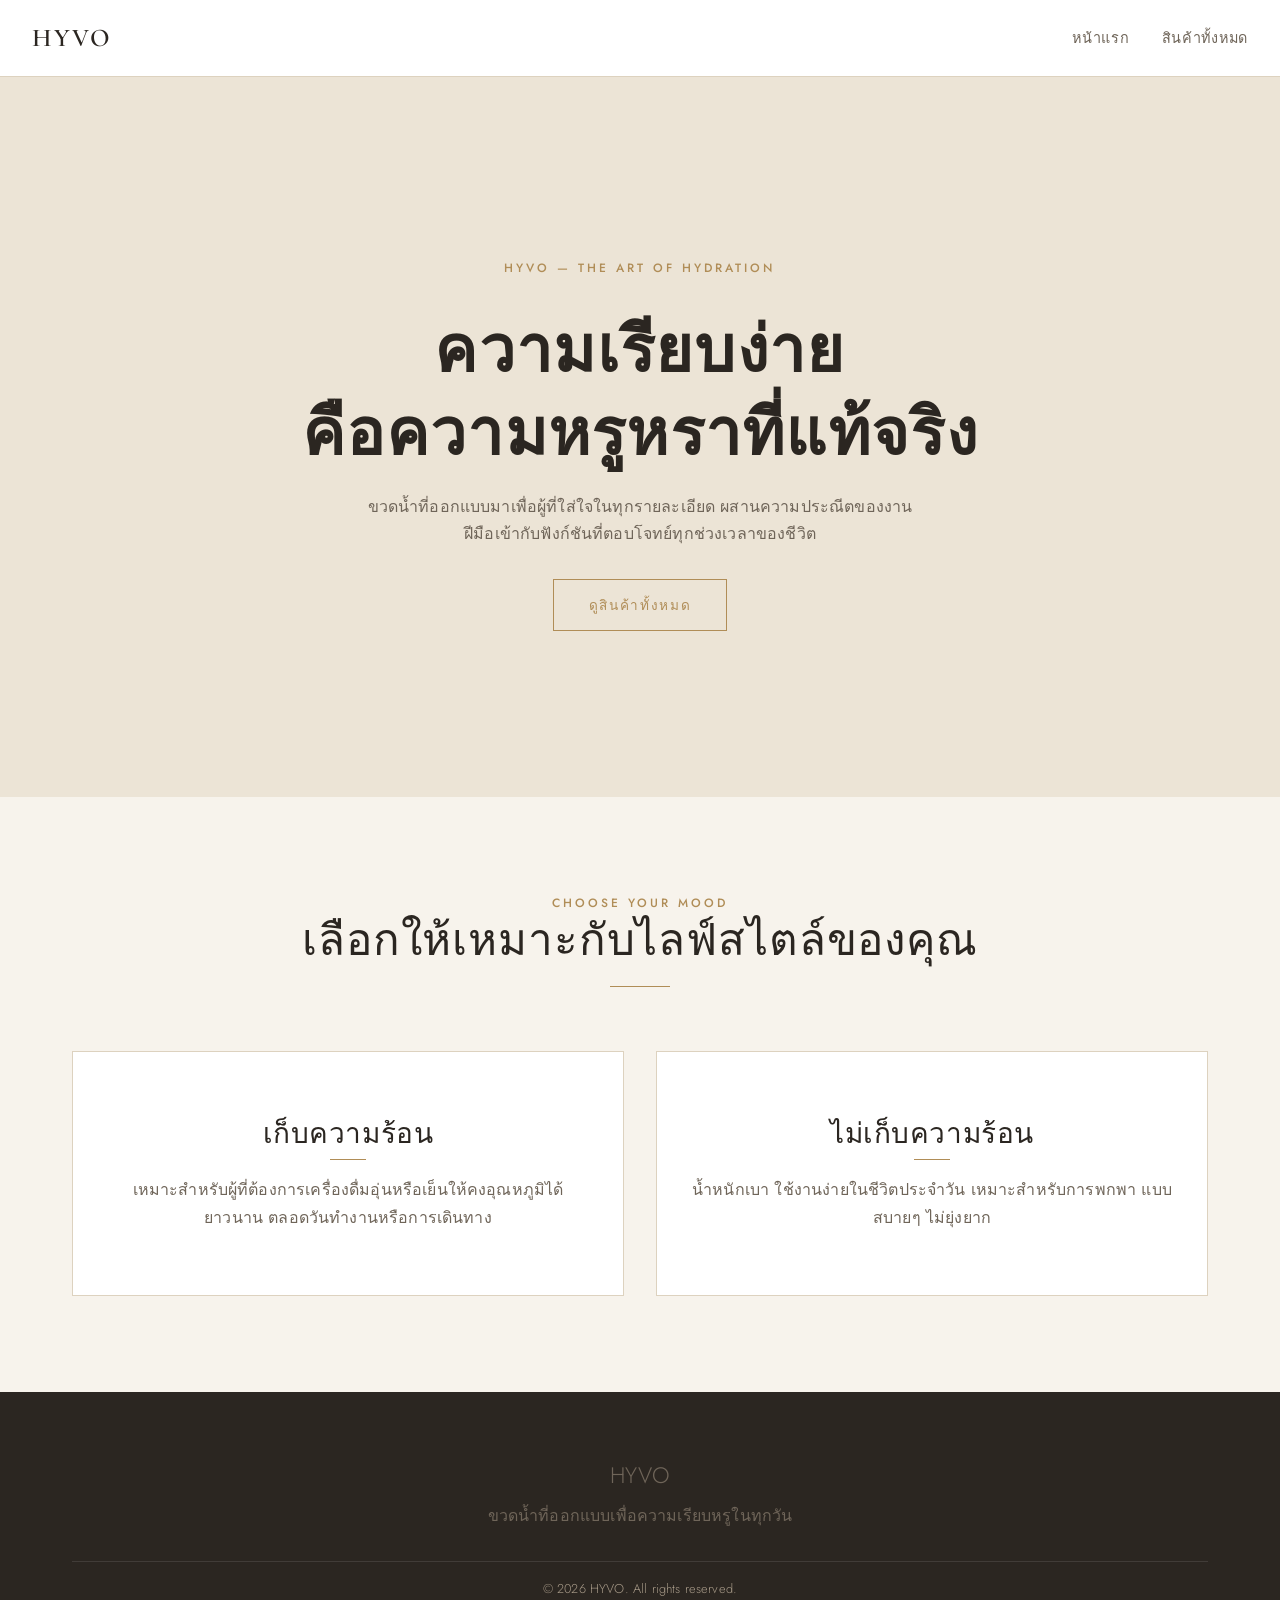
<file: index.html>
<!DOCTYPE html>
<html lang="th">
<head>
  <meta charset="UTF-8">
  <meta name="viewport" content="width=device-width, initial-scale=1.0">
  <title>HYVO | ขวดน้ำพรีเมียม เรียบหรู ทุกช่วงเวลา</title>
  <link rel="stylesheet" href="style.css">
</head>
<body>

  <!-- ===== Navbar ===== -->
  <header class="navbar">
    <a href="index.html" class="logo">HYVO</a>
    <nav class="nav-links">
      <a href="index.html">หน้าแรก</a>
      <a href="product.html">สินค้าทั้งหมด</a>
    </nav>
  </header>

  <!-- ===== Hero Section ===== -->
  <section class="hero">
    <div>
      <p class="eyebrow">HYVO — The Art of Hydration</p>
      <h1>ความเรียบง่าย<br>คือความหรูหราที่แท้จริง</h1>
      <p>ขวดน้ำที่ออกแบบมาเพื่อผู้ที่ใส่ใจในทุกรายละเอียด
        ผสานความประณีตของงานฝีมือเข้ากับฟังก์ชันที่ตอบโจทย์ทุกช่วงเวลาของชีวิต</p>
      <a href="product.html" class="btn btn-primary">ดูสินค้าทั้งหมด</a>
    </div>
  </section>

  <!-- ===== Mood Section ===== -->
  <section class="section">
    <div class="container">
      <div class="text-center">
        <p class="eyebrow">Choose Your Mood</p>
        <h2>เลือกให้เหมาะกับไลฟ์สไตล์ของคุณ</h2>
        <hr class="divider">
      </div>

      <div class="mood-grid">
        <a class="card mood-card" href="product.html?mood=%E0%B9%80%E0%B8%81%E0%B9%87%E0%B8%9A%E0%B8%84%E0%B8%A7%E0%B8%B2%E0%B8%A1%E0%B8%A3%E0%B9%89%E0%B8%AD%E0%B8%99">
          <h3>เก็บความร้อน</h3>
          <p>เหมาะสำหรับผู้ที่ต้องการเครื่องดื่มอุ่นหรือเย็นให้คงอุณหภูมิได้ยาวนาน
            ตลอดวันทำงานหรือการเดินทาง</p>
        </a>

        <a class="card mood-card" href="product.html?mood=%E0%B9%84%E0%B8%A1%E0%B9%88%E0%B9%80%E0%B8%81%E0%B9%87%E0%B8%9A%E0%B8%84%E0%B8%A7%E0%B8%B2%E0%B8%A1%E0%B8%A3%E0%B9%89%E0%B8%AD%E0%B8%99">
          <h3>ไม่เก็บความร้อน</h3>
          <p>น้ำหนักเบา ใช้งานง่ายในชีวิตประจำวัน เหมาะสำหรับการพกพา
            แบบสบายๆ ไม่ยุ่งยาก</p>
        </a>
      </div>
    </div>
  </section>

  <!-- ===== Footer ===== -->
  <footer class="footer">
    <div class="container text-center">
      <p class="logo" style="font-size:1.4rem;">HYVO</p>
      <p style="margin-top: var(--space-xs);">ขวดน้ำที่ออกแบบเพื่อความเรียบหรูในทุกวัน</p>
      <div class="footer-bottom">
        &copy; 2026 HYVO. All rights reserved.
      </div>
    </div>
  </footer>

  <script src="script.js"></script>
</body>
</html>
</file>
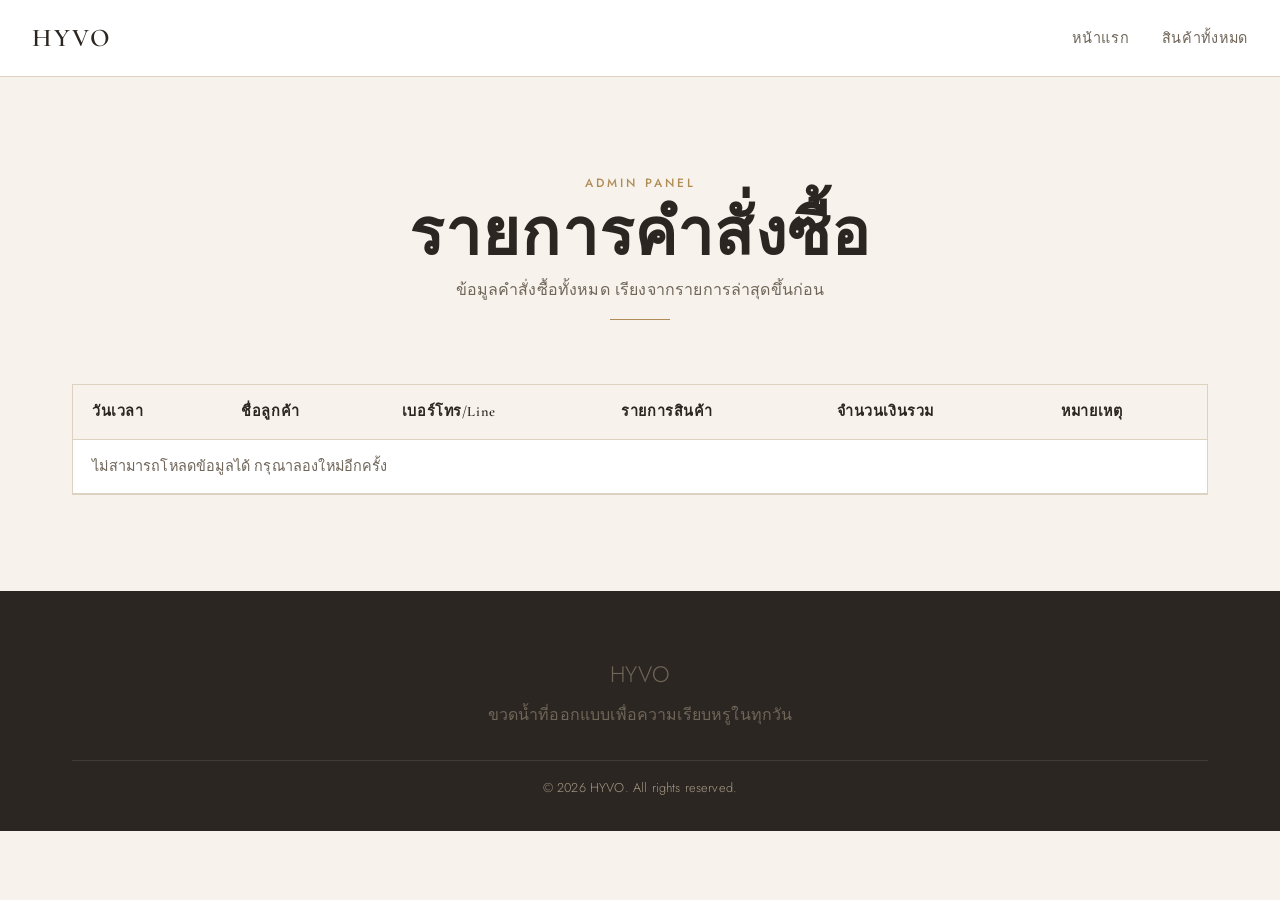
<file: admin.html>
<!DOCTYPE html>
<html lang="th">
<head>
  <meta charset="UTF-8">
  <meta name="viewport" content="width=device-width, initial-scale=1.0">
  <title>รายการคำสั่งซื้อ | HYVO Admin</title>
  <link rel="stylesheet" href="style.css">
</head>
<body>

  <!-- ===== Navbar ===== -->
  <header class="navbar">
    <a href="index.html" class="logo">HYVO</a>
    <nav class="nav-links">
      <a href="index.html">หน้าแรก</a>
      <a href="product.html">สินค้าทั้งหมด</a>
    </nav>
  </header>

  <!-- ===== Admin Section ===== -->
  <section class="section">
    <div class="container">
      <div class="text-center">
        <p class="eyebrow">Admin Panel</p>
        <h1>รายการคำสั่งซื้อ</h1>
        <p>ข้อมูลคำสั่งซื้อทั้งหมด เรียงจากรายการล่าสุดขึ้นก่อน</p>
        <hr class="divider">
      </div>

      <div class="table-wrapper">
        <table id="ordersTable">
          <thead>
            <tr>
              <th>วันเวลา</th>
              <th>ชื่อลูกค้า</th>
              <th>เบอร์โทร/Line</th>
              <th>รายการสินค้า</th>
              <th>จำนวนเงินรวม</th>
              <th>หมายเหตุ</th>
            </tr>
          </thead>
          <tbody>
            <!-- script.js จะเติมข้อมูลตรงนี้โดยอัตโนมัติ -->
          </tbody>
        </table>
      </div>
    </div>
  </section>

  <!-- ===== Footer ===== -->
  <footer class="footer">
    <div class="container text-center">
      <p class="logo" style="font-size:1.4rem;">HYVO</p>
      <p style="margin-top: var(--space-xs);">ขวดน้ำที่ออกแบบเพื่อความเรียบหรูในทุกวัน</p>
      <div class="footer-bottom">
        &copy; 2026 HYVO. All rights reserved.
      </div>
    </div>
  </footer>

  <script src="script.js"></script>
</body>
</html>
</file>
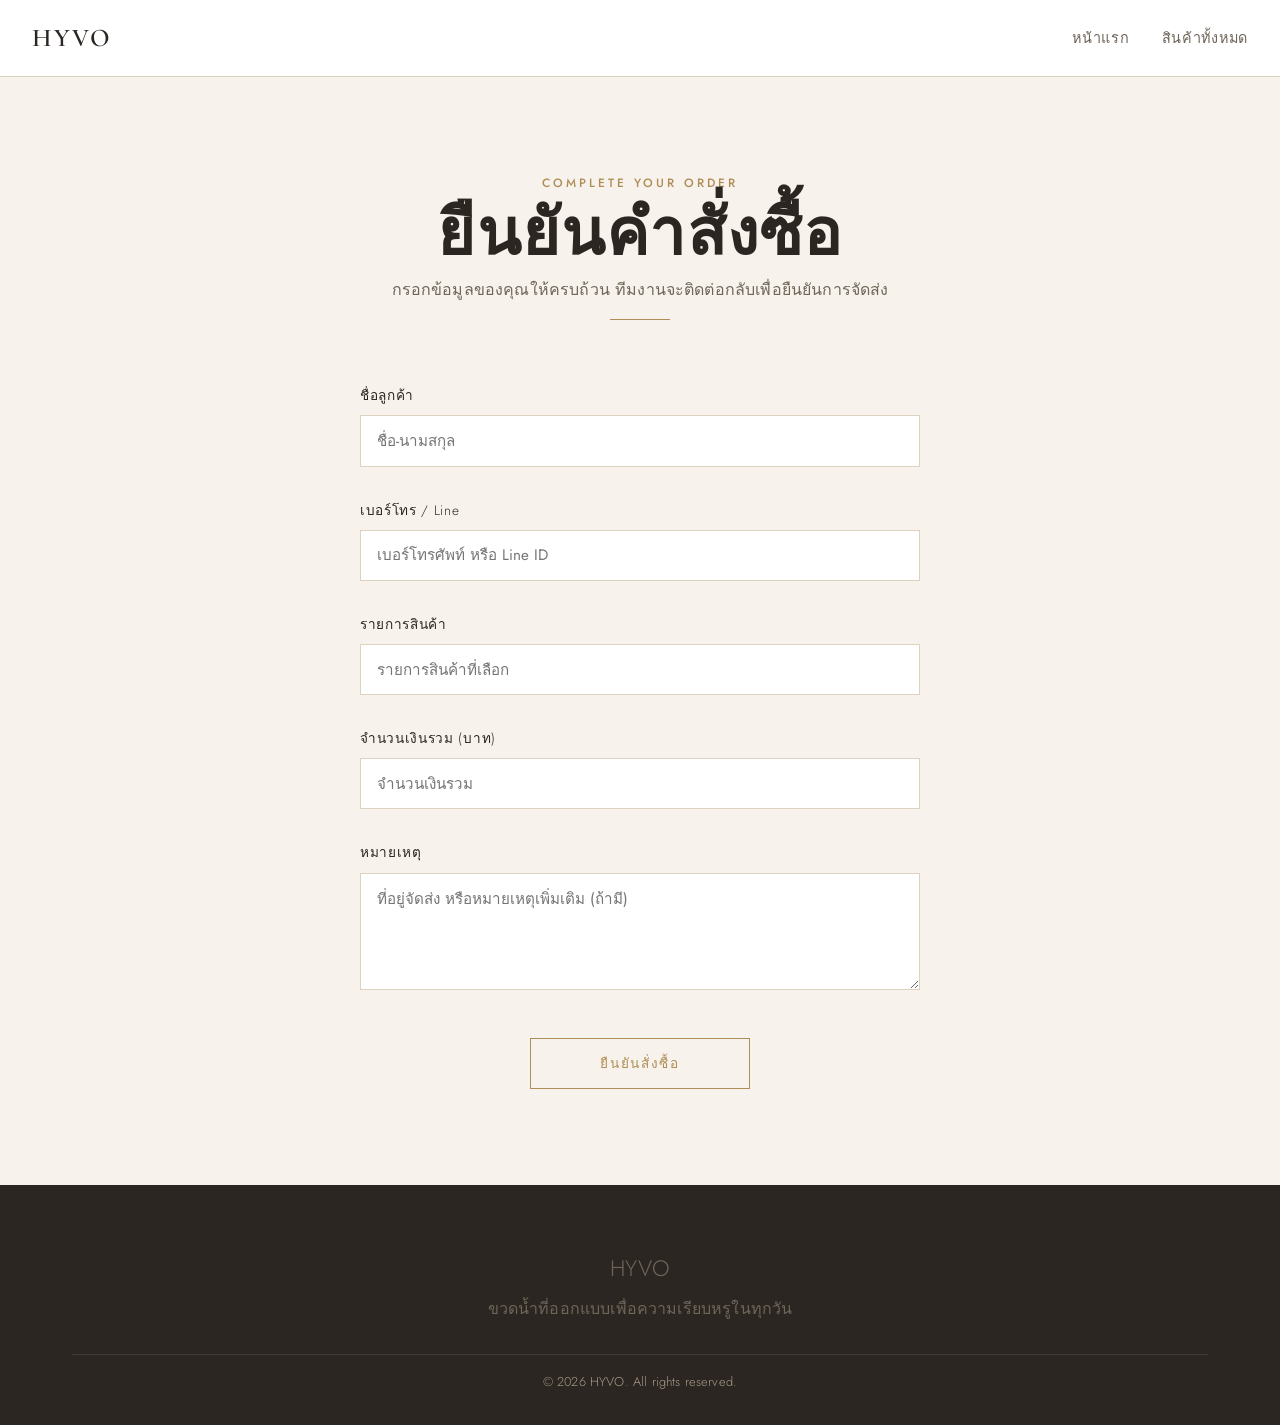
<file: order.html>
<!DOCTYPE html>
<html lang="th">
<head>
  <meta charset="UTF-8">
  <meta name="viewport" content="width=device-width, initial-scale=1.0">
  <title>สั่งซื้อสินค้า | HYVO</title>
  <link rel="stylesheet" href="style.css">
</head>
<body>

  <!-- ===== Navbar ===== -->
  <header class="navbar">
    <a href="index.html" class="logo">HYVO</a>
    <nav class="nav-links">
      <a href="index.html">หน้าแรก</a>
      <a href="product.html">สินค้าทั้งหมด</a>
    </nav>
  </header>

  <!-- ===== Order Form Section ===== -->
  <section class="section">
    <div class="container">
      <div class="text-center">
        <p class="eyebrow">Complete Your Order</p>
        <h1>ยืนยันคำสั่งซื้อ</h1>
        <p>กรอกข้อมูลของคุณให้ครบถ้วน ทีมงานจะติดต่อกลับเพื่อยืนยันการจัดส่ง</p>
        <hr class="divider">
      </div>

      <form id="orderForm" class="order-form">
        <div class="form-group">
          <label for="customerName">ชื่อลูกค้า</label>
          <input type="text" id="customerName" name="customerName" placeholder="ชื่อ-นามสกุล" required>
        </div>

        <div class="form-group">
          <label for="contact">เบอร์โทร / Line</label>
          <input type="text" id="contact" name="contact" placeholder="เบอร์โทรศัพท์ หรือ Line ID" required>
        </div>

        <div class="form-group">
          <label for="items">รายการสินค้า</label>
          <input type="text" id="items" name="items" placeholder="รายการสินค้าที่เลือก" required>
        </div>

        <div class="form-group">
          <label for="total">จำนวนเงินรวม (บาท)</label>
          <input type="text" id="total" name="total" placeholder="จำนวนเงินรวม" required>
        </div>

        <div class="form-group">
          <label for="note">หมายเหตุ</label>
          <textarea id="note" name="note" rows="4" placeholder="ที่อยู่จัดส่ง หรือหมายเหตุเพิ่มเติม (ถ้ามี)"></textarea>
        </div>

        <button type="submit" class="btn btn-primary order-submit-btn">ยืนยันสั่งซื้อ</button>
      </form>
    </div>
  </section>

  <!-- ===== Footer ===== -->
  <footer class="footer">
    <div class="container text-center">
      <p class="logo" style="font-size:1.4rem;">HYVO</p>
      <p style="margin-top: var(--space-xs);">ขวดน้ำที่ออกแบบเพื่อความเรียบหรูในทุกวัน</p>
      <div class="footer-bottom">
        &copy; 2026 HYVO. All rights reserved.
      </div>
    </div>
  </footer>

  <script src="script.js"></script>
</body>
</html>
</file>
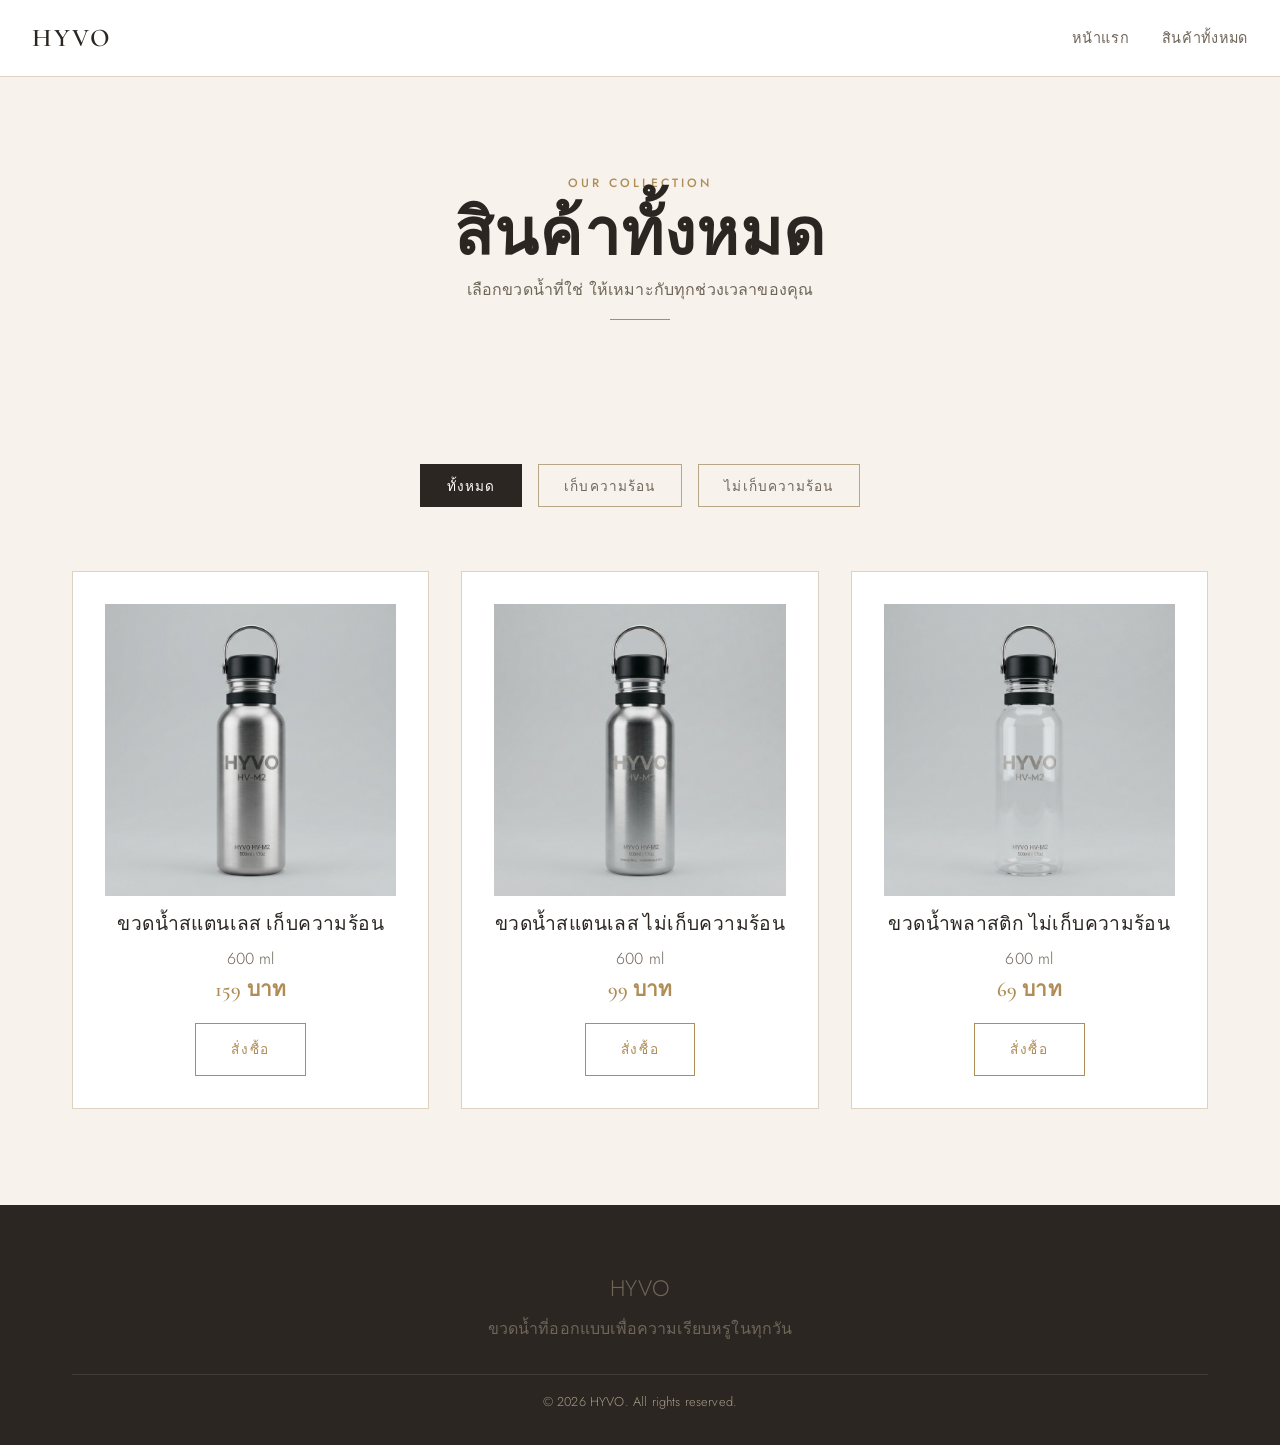
<file: product.html>
<!DOCTYPE html>
<html lang="th">
<head>
  <meta charset="UTF-8">
  <meta name="viewport" content="width=device-width, initial-scale=1.0">
  <title>สินค้าทั้งหมด | HYVO</title>
  <link rel="stylesheet" href="style.css">
</head>
<body>

  <!-- ===== Navbar ===== -->
  <header class="navbar">
    <a href="index.html" class="logo">HYVO</a>
    <nav class="nav-links">
      <a href="index.html">หน้าแรก</a>
      <a href="product.html">สินค้าทั้งหมด</a>
    </nav>
  </header>

  <!-- ===== Page Header ===== -->
  <section class="section" style="padding-bottom: 0;">
    <div class="container text-center">
      <p class="eyebrow">Our Collection</p>
      <h1>สินค้าทั้งหมด</h1>
      <p>เลือกขวดน้ำที่ใช่ ให้เหมาะกับทุกช่วงเวลาของคุณ</p>
      <hr class="divider">
    </div>
  </section>

  <!-- ===== Product Section ===== -->
  <section class="section">
    <div class="container">

      <!-- ปุ่มกรองสินค้า: script.js จะสร้างปุ่มและจัดการ event ให้ -->
      <div id="filter-bar"></div>

      <!-- รายการสินค้า: script.js จะโหลดจาก products.json มาแสดงตรงนี้ -->
      <div id="product-list"></div>

    </div>
  </section>

  <!-- ===== Footer ===== -->
  <footer class="footer">
    <div class="container text-center">
      <p class="logo" style="font-size:1.4rem;">HYVO</p>
      <p style="margin-top: var(--space-xs);">ขวดน้ำที่ออกแบบเพื่อความเรียบหรูในทุกวัน</p>
      <div class="footer-bottom">
        &copy; 2026 HYVO. All rights reserved.
      </div>
    </div>
  </footer>

  <script src="script.js"></script>
</body>
</html>
</file>
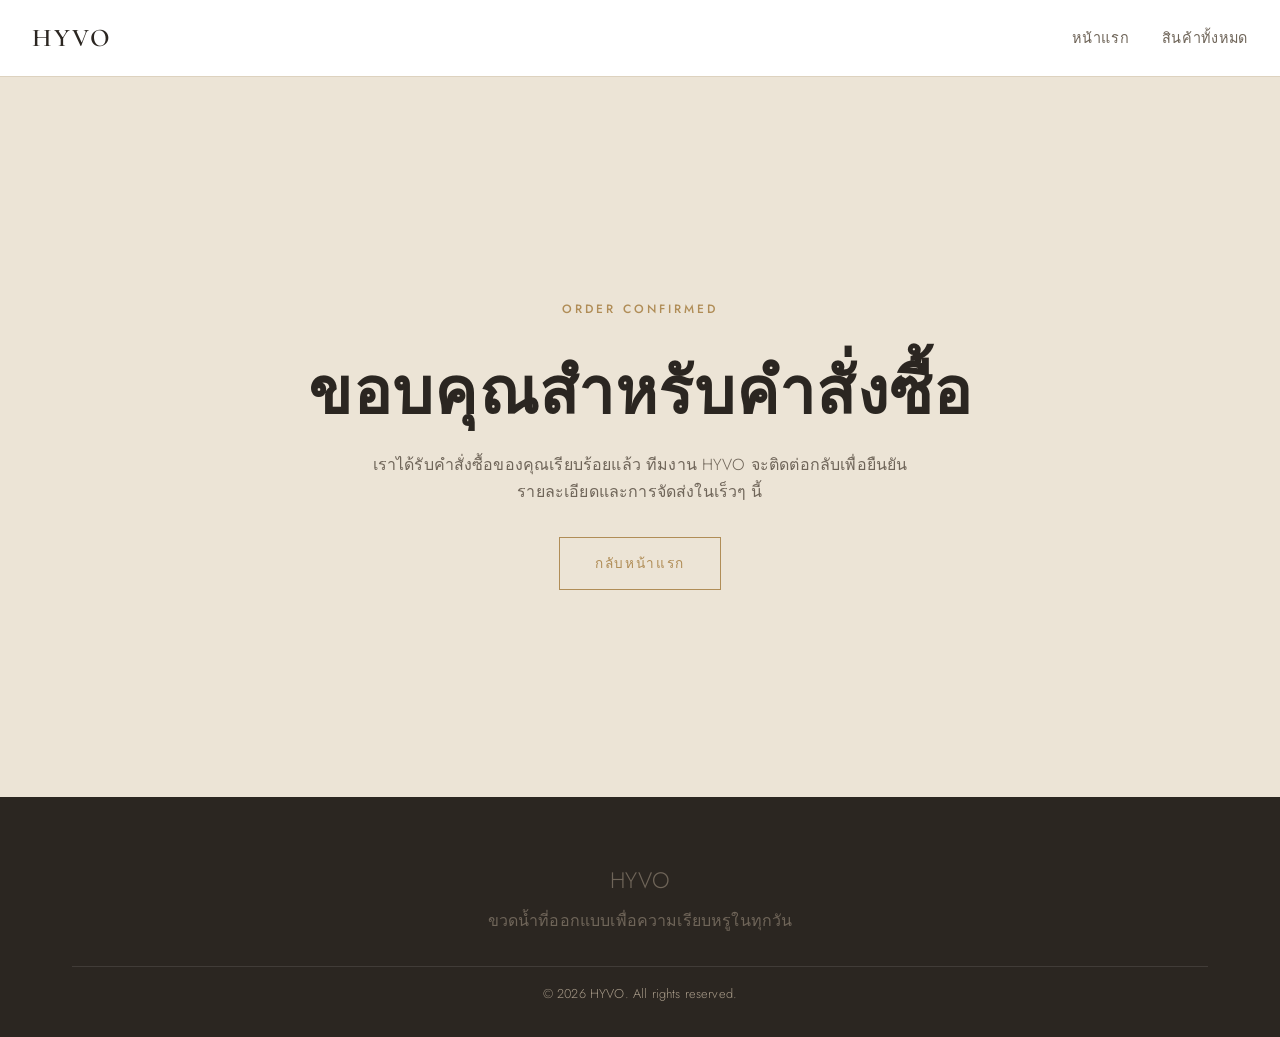
<file: thankyou.html>
<!DOCTYPE html>
<html lang="th">
<head>
  <meta charset="UTF-8">
  <meta name="viewport" content="width=device-width, initial-scale=1.0">
  <title>ขอบคุณสำหรับคำสั่งซื้อ | HYVO</title>
  <link rel="stylesheet" href="style.css">
</head>
<body>

  <!-- ===== Navbar ===== -->
  <header class="navbar">
    <a href="index.html" class="logo">HYVO</a>
    <nav class="nav-links">
      <a href="index.html">หน้าแรก</a>
      <a href="product.html">สินค้าทั้งหมด</a>
    </nav>
  </header>

  <!-- ===== Thank You Section ===== -->
  <section class="hero">
    <div>
      <p class="eyebrow">Order Confirmed</p>
      <h1>ขอบคุณสำหรับคำสั่งซื้อ</h1>
      <p>เราได้รับคำสั่งซื้อของคุณเรียบร้อยแล้ว ทีมงาน HYVO
        จะติดต่อกลับเพื่อยืนยันรายละเอียดและการจัดส่งในเร็วๆ นี้</p>
      <a href="index.html" class="btn btn-primary">กลับหน้าแรก</a>
    </div>
  </section>

  <!-- ===== Footer ===== -->
  <footer class="footer">
    <div class="container text-center">
      <p class="logo" style="font-size:1.4rem;">HYVO</p>
      <p style="margin-top: var(--space-xs);">ขวดน้ำที่ออกแบบเพื่อความเรียบหรูในทุกวัน</p>
      <div class="footer-bottom">
        &copy; 2026 HYVO. All rights reserved.
      </div>
    </div>
  </footer>

  <script src="script.js"></script>
</body>
</html>
</file>
<file: style.css>
/* =========================================================
   HYVO - Premium Minimal Theme
   ใช้ร่วมกันทุกหน้าของเว็บไซต์
   ========================================================= */

/* ---------- Font ---------- */
@import url('https://fonts.googleapis.com/css2?family=Cormorant+Garamond:wght@400;500;600;700&family=Jost:wght@300;400;500;600&display=swap');

/* ---------- CSS Variables ---------- */
:root {
  /* Base tones: white - cream - dark beige */
  --color-white: #ffffff;
  --color-cream: #f7f3ec;
  --color-beige: #ece4d6;
  --color-beige-dark: #d8c9ae;

  /* Text */
  --color-text-dark: #2b2621;
  --color-text-muted: #6f6559;
  --color-text-light: #a89b89;

  /* Accent: soft gold / bronze */
  --color-gold: #b08d57;
  --color-gold-light: #cba876;
  --color-bronze: #8a6d4a;

  /* Borders */
  --color-border: #ddd2bf;
  --color-border-dark: #b7a688;

  /* Fonts */
  --font-serif: 'Cormorant Garamond', 'Georgia', serif;
  --font-sans: 'Jost', 'Helvetica Neue', sans-serif;

  /* Spacing scale */
  --space-xs: 0.5rem;
  --space-sm: 1rem;
  --space-md: 2rem;
  --space-lg: 4rem;
  --space-xl: 6rem;
  --space-2xl: 9rem;

  /* Transition */
  --transition: 0.3s ease;

  /* Shadow */
  --shadow-soft: 0 8px 24px rgba(43, 38, 33, 0.06);
  --shadow-medium: 0 12px 32px rgba(43, 38, 33, 0.1);
}

/* ---------- Reset ---------- */
* {
  margin: 0;
  padding: 0;
  box-sizing: border-box;
}

html {
  scroll-behavior: smooth;
}

body {
  font-family: var(--font-sans);
  background-color: var(--color-cream);
  color: var(--color-text-dark);
  line-height: 1.7;
  font-weight: 300;
  letter-spacing: 0.01em;
  -webkit-font-smoothing: antialiased;
}

img {
  max-width: 100%;
  display: block;
}

a {
  text-decoration: none;
  color: inherit;
}

ul {
  list-style: none;
}

button {
  font-family: inherit;
  cursor: pointer;
}

/* ---------- Typography ---------- */
h1, h2, h3, h4, h5 {
  font-family: var(--font-serif);
  font-weight: 500;
  color: var(--color-text-dark);
  letter-spacing: 0.02em;
  line-height: 1.3;
}

h1 {
  font-size: clamp(2.5rem, 5vw, 4rem);
  font-weight: 600;
}

h2 {
  font-size: clamp(1.8rem, 3.5vw, 2.75rem);
}

h3 {
  font-size: clamp(1.3rem, 2.5vw, 1.75rem);
}

p {
  color: var(--color-text-muted);
  font-size: 1rem;
}

.eyebrow {
  font-family: var(--font-sans);
  font-size: 0.75rem;
  letter-spacing: 0.25em;
  text-transform: uppercase;
  color: var(--color-gold);
  font-weight: 500;
}

/* ---------- Layout Helpers ---------- */
.container {
  width: 100%;
  max-width: 1200px;
  margin: 0 auto;
  padding: 0 var(--space-md);
}

.section {
  padding: var(--space-xl) 0;
}

.text-center {
  text-align: center;
}

.divider {
  width: 60px;
  height: 1px;
  background-color: var(--color-gold);
  margin: var(--space-sm) auto;
  border: none;
}

/* ---------- Header / Navbar ---------- */
.navbar {
  display: flex;
  align-items: center;
  justify-content: space-between;
  padding: var(--space-sm) var(--space-md);
  background-color: var(--color-white);
  border-bottom: 1px solid var(--color-border);
}

.navbar .logo {
  font-family: var(--font-serif);
  font-size: 1.6rem;
  font-weight: 600;
  letter-spacing: 0.08em;
  color: var(--color-text-dark);
}

.navbar .nav-links {
  display: flex;
  gap: var(--space-md);
}

.navbar .nav-links a {
  font-size: 0.9rem;
  letter-spacing: 0.05em;
  color: var(--color-text-muted);
  transition: color var(--transition);
  position: relative;
}

.navbar .nav-links a:hover {
  color: var(--color-gold);
}

/* ---------- Buttons ---------- */
.btn {
  display: inline-block;
  padding: 0.85rem 2.2rem;
  font-size: 0.85rem;
  letter-spacing: 0.12em;
  text-transform: uppercase;
  font-family: var(--font-sans);
  font-weight: 500;
  border: 1px solid var(--color-text-dark);
  background-color: transparent;
  color: var(--color-text-dark);
  transition: all var(--transition);
}

.btn:hover {
  background-color: var(--color-text-dark);
  color: var(--color-white);
}

.btn-primary {
  border: 1px solid var(--color-gold);
  color: var(--color-gold);
}

.btn-primary:hover {
  background-color: var(--color-gold);
  color: var(--color-white);
  border-color: var(--color-gold);
}

.btn-outline-light {
  border: 1px solid var(--color-white);
  color: var(--color-white);
}

.btn-outline-light:hover {
  background-color: var(--color-white);
  color: var(--color-text-dark);
}

/* ---------- Hero Section ---------- */
.hero {
  display: flex;
  align-items: center;
  justify-content: center;
  text-align: center;
  min-height: 80vh;
  background-color: var(--color-beige);
  padding: var(--space-xl) var(--space-md);
}

.hero p {
  max-width: 560px;
  margin: var(--space-sm) auto var(--space-md);
}

/* ---------- Card ---------- */
.card {
  background-color: var(--color-white);
  border: 1px solid var(--color-border);
  padding: var(--space-md);
  transition: box-shadow var(--transition), transform var(--transition);
}

.card:hover {
  box-shadow: var(--shadow-medium);
  transform: translateY(-4px);
}

.card img {
  width: 100%;
  aspect-ratio: 1 / 1;
  object-fit: cover;
  margin-bottom: var(--space-sm);
}

.card-title {
  font-size: 1.2rem;
  margin-bottom: var(--space-xs);
}

.card-price {
  font-family: var(--font-serif);
  color: var(--color-gold);
  font-size: 1.3rem;
  font-weight: 600;
}

/* ---------- Mood Grid (index.html) ---------- */
.mood-grid {
  display: grid;
  grid-template-columns: repeat(2, 1fr);
  gap: var(--space-md);
  margin-top: var(--space-lg);
}

.mood-card {
  display: block;
  padding: var(--space-lg) var(--space-md);
  text-align: center;
  transition: box-shadow var(--transition), transform var(--transition), border-color var(--transition);
}

.mood-card:hover {
  box-shadow: var(--shadow-medium);
  transform: translateY(-4px);
  border-color: var(--color-gold);
}

.mood-card h3 {
  position: relative;
  display: inline-block;
  margin-bottom: var(--space-sm);
  padding-bottom: var(--space-xs);
}

.mood-card h3::after {
  content: '';
  position: absolute;
  left: 50%;
  bottom: 0;
  transform: translateX(-50%);
  width: 36px;
  height: 1px;
  background-color: var(--color-gold);
}

/* ---------- Filter Bar (product.html) ---------- */
#filter-bar {
  display: flex;
  justify-content: center;
  flex-wrap: wrap;
  gap: var(--space-sm);
  margin: var(--space-md) 0 var(--space-lg);
}

.filter-btn {
  padding: 0.6rem 1.6rem;
  font-size: 0.85rem;
  letter-spacing: 0.08em;
  background-color: transparent;
  border: 1px solid var(--color-border-dark);
  color: var(--color-text-muted);
  transition: all var(--transition);
}

.filter-btn:hover {
  border-color: var(--color-gold);
  color: var(--color-gold);
}

.filter-btn.active {
  background-color: var(--color-text-dark);
  border-color: var(--color-text-dark);
  color: var(--color-white);
}

/* ---------- Product Grid ---------- */
.product-grid,
#product-list {
  display: grid;
  grid-template-columns: repeat(3, 1fr);
  gap: var(--space-md);
}

.product-card {
  text-align: center;
}

.product-card .btn {
  margin-top: var(--space-sm);
}

/* ---------- Footer ---------- */
.footer {
  background-color: var(--color-text-dark);
  color: var(--color-beige);
  padding: var(--space-lg) 0 var(--space-md);
}

.footer a {
  color: var(--color-beige-dark);
  transition: color var(--transition);
}

.footer a:hover {
  color: var(--color-gold-light);
}

.footer .footer-bottom {
  margin-top: var(--space-md);
  padding-top: var(--space-sm);
  border-top: 1px solid rgba(255, 255, 255, 0.1);
  font-size: 0.8rem;
  text-align: center;
  color: var(--color-text-light);
}

/* ---------- Forms ---------- */
input, textarea, select {
  width: 100%;
  padding: 0.85rem 1rem;
  font-family: var(--font-sans);
  font-size: 0.95rem;
  background-color: var(--color-white);
  border: 1px solid var(--color-border);
  color: var(--color-text-dark);
  transition: border-color var(--transition);
}

input:focus, textarea:focus, select:focus {
  outline: none;
  border-color: var(--color-gold);
}

/* ---------- Order Form ---------- */
.order-form {
  max-width: 560px;
  margin: var(--space-lg) auto 0;
  display: flex;
  flex-direction: column;
  gap: var(--space-md);
}

.form-group {
  display: flex;
  flex-direction: column;
  gap: var(--space-xs);
}

.form-group label {
  font-size: 0.85rem;
  letter-spacing: 0.05em;
  color: var(--color-text-dark);
}

.order-form textarea {
  resize: vertical;
  font-family: var(--font-sans);
}

.order-submit-btn {
  align-self: center;
  margin-top: var(--space-sm);
  min-width: 220px;
}

/* ---------- Admin Table ---------- */
.table-wrapper {
  margin-top: var(--space-lg);
  overflow-x: auto;
  border: 1px solid var(--color-border);
  background-color: var(--color-white);
}

#ordersTable {
  width: 100%;
  border-collapse: collapse;
  min-width: 720px;
}

#ordersTable th,
#ordersTable td {
  padding: 0.9rem 1.2rem;
  text-align: left;
  font-size: 0.9rem;
  border-bottom: 1px solid var(--color-border);
  white-space: nowrap;
}

#ordersTable th {
  font-family: var(--font-serif);
  font-weight: 600;
  letter-spacing: 0.04em;
  color: var(--color-text-dark);
  background-color: var(--color-cream);
}

#ordersTable tbody tr:hover {
  background-color: var(--color-cream);
}

#ordersTable td {
  color: var(--color-text-muted);
}
@media (max-width: 992px) {
  .product-grid {
    grid-template-columns: repeat(2, 1fr);
  }
}

@media (max-width: 768px) {
  .navbar {
    flex-direction: column;
    align-items: flex-start;
    gap: var(--space-sm);
  }

  .navbar .nav-links {
    flex-wrap: wrap;
    gap: var(--space-sm);
  }

  .section {
    padding: var(--space-lg) 0;
  }

  .hero {
    min-height: 60vh;
    padding: var(--space-lg) var(--space-sm);
  }
}

@media (max-width: 576px) {
  .product-grid {
    grid-template-columns: 1fr;
  }

  .container {
    padding: 0 var(--space-sm);
  }

  h1 {
    font-size: 2.2rem;
  }
}
</file>
